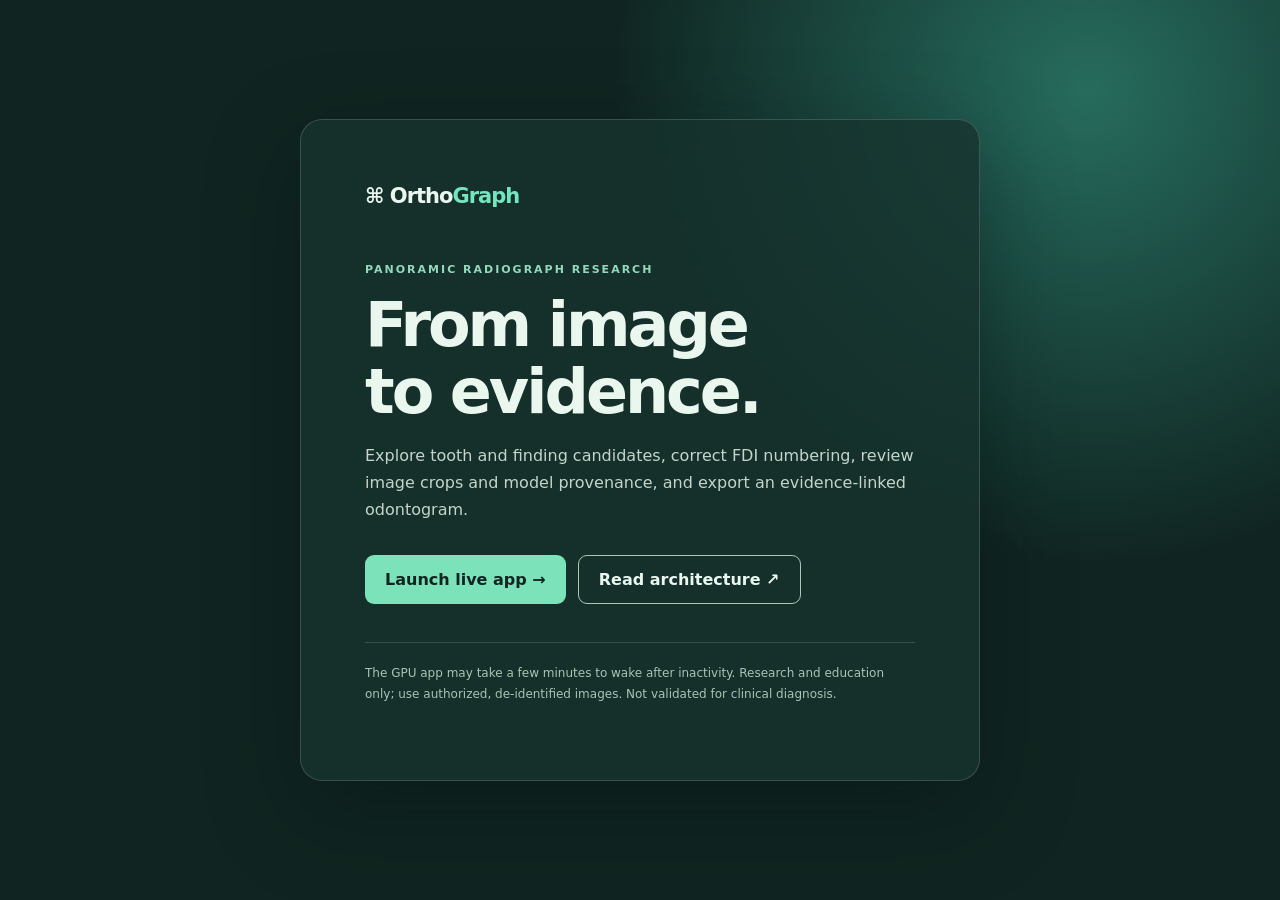
<file: docs/index.html>
<!doctype html>
<html lang="en"><head><meta charset="utf-8"><meta name="viewport" content="width=device-width,initial-scale=1"><meta name="theme-color" content="#102521"><title>OrthoGraph · Panoramic research workbench</title><style>
:root{font-family:Inter,ui-sans-serif,system-ui,sans-serif;color:#eaf7ef;background:#102521}*{box-sizing:border-box}body{margin:0;min-height:100vh;display:grid;place-items:center;padding:24px;background:radial-gradient(circle at 85% 10%,#266c5d 0,transparent 35%),#102521}main{max-width:680px;width:100%;padding:clamp(28px,6vw,64px);border:1px solid #ffffff28;background:#17332dcc;border-radius:22px;box-shadow:0 30px 90px #06100e66}.brand{font-size:21px;font-weight:750;letter-spacing:-1px}.brand span{color:#74e5be}.eyebrow{margin:55px 0 16px;color:#93d9bb;font-size:11px;font-weight:800;letter-spacing:2px;text-transform:uppercase}h1{font-size:clamp(38px,7vw,62px);line-height:1.08;letter-spacing:-3px;margin:0}p{color:#c3d5ca;line-height:1.7;max-width:570px}.actions{display:flex;flex-wrap:wrap;gap:12px;margin:32px 0}.button{display:inline-flex;align-items:center;justify-content:center;padding:14px 20px;border-radius:9px;text-decoration:none;font-weight:700}.primary{background:#7be2b9;color:#102521}.secondary{border:1px solid #a5c9b5;color:#eaf7ef}.note{font-size:12px;color:#a8c4b3;border-top:1px solid #ffffff26;padding-top:20px;margin-top:38px}
</style></head><body><main><div class="brand">⌘ Ortho<span>Graph</span></div><div class="eyebrow">Panoramic radiograph research</div><h1>From image<br>to evidence.</h1><p>Explore tooth and finding candidates, correct FDI numbering, review image crops and model provenance, and export an evidence-linked odontogram.</p><div class="actions"><a class="button primary" href="https://7860-01m39j5g89qvbks42gqbbaybkj.cloudspaces.litng.ai/login">Launch live app →</a><a class="button secondary" href="https://github.com/Mohamed-Yossri/OrthoGraph">Read architecture ↗</a></div><p class="note">The GPU app may take a few minutes to wake after inactivity. Research and education only; use authorized, de-identified images. Not validated for clinical diagnosis.</p></main></body></html>
</file>
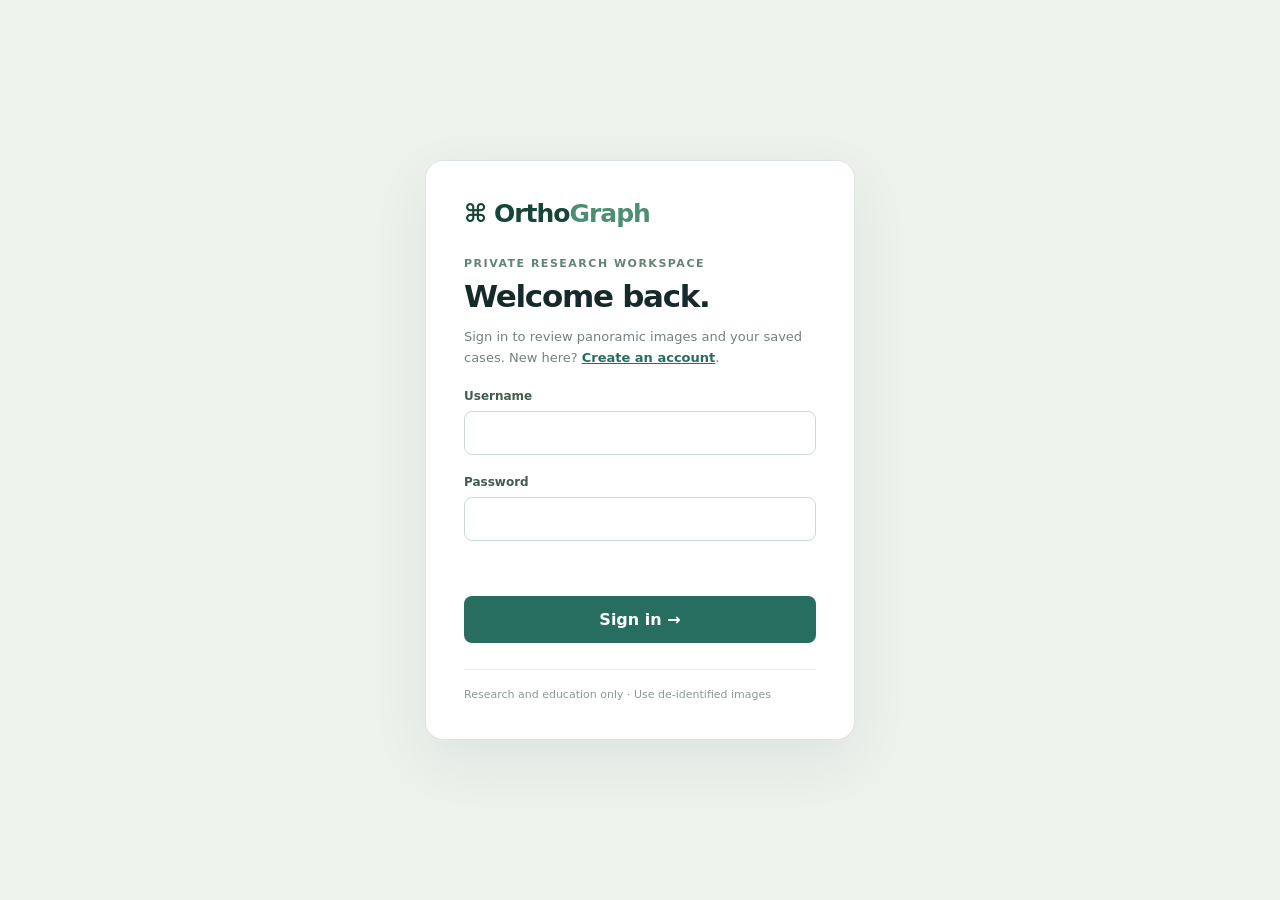
<file: static/login.html>
<!doctype html><html lang="en"><head><meta charset="utf-8"><meta name="viewport" content="width=device-width,initial-scale=1"><meta name="theme-color" content="#122225"><title>Sign in · OrthoGraph</title><style>
:root{font-family:Inter,system-ui,sans-serif;color:#172a2b;background:#edf2ed}*{box-sizing:border-box}body{margin:0;min-height:100vh;display:grid;place-items:center;padding:24px}.card{width:min(100%,430px);padding:38px;background:white;border:1px solid #dce5de;border-radius:18px;box-shadow:0 20px 60px #15312712}.brand{font-size:25px;font-weight:750;letter-spacing:-1px;color:#164638}.brand span{color:#4c8f70}.eyebrow{margin:29px 0 8px;color:#618575;font-size:11px;font-weight:700;letter-spacing:1.5px;text-transform:uppercase}h1{margin:0;font-size:31px;letter-spacing:-1.3px}p{line-height:1.6;color:#72827a;font-size:13px}label{display:block;margin:20px 0 0;font-size:12px;font-weight:700;color:#425c4f}input{display:block;width:100%;margin-top:8px;padding:13px 14px;border:1px solid #ccd9d0;border-radius:8px;font:inherit;font-size:14px}input:focus{outline:3px solid #aee0c7;border-color:#367e5c}button{width:100%;margin-top:25px;padding:14px;border:0;border-radius:8px;background:#276d60;color:white;font:inherit;font-weight:700;cursor:pointer}button:disabled{opacity:.55}.hidden{display:none}.setup{margin-top:23px;padding:16px;background:#f4f8f3;border-radius:9px}.setup summary{cursor:pointer;font-size:13px;font-weight:650}.setup p{margin-bottom:0}#error{min-height:18px;color:#a53f39;margin:12px 0 0}.text-link{color:#276d60;font-weight:700}.text-link:hover{text-decoration:underline}.foot{margin-top:26px;border-top:1px solid #edf0ed;padding-top:18px;font-size:11px;color:#8a9b91}
</style></head><body><main class="card"><div class="brand">⌘ Ortho<span>Graph</span></div><div class="eyebrow">Private research workspace</div><h1>Welcome back.</h1><p>Sign in to review panoramic images and your saved cases. New here? <a class="text-link" href="/register">Create an account</a>.</p><form id="form"><label>Username<input name="username" autocomplete="username" required></label><label>Password<input name="password" type="password" autocomplete="current-password" required></label><div class="setup hidden" id="setup"><strong>Choose a new password</strong><p>This account uses a temporary password. Set your own to finish signing in.</p><label>New password<input name="new_password" type="password" autocomplete="new-password" minlength="12" maxlength="128"></label><label>Confirm new password<input name="confirm_password" type="password" autocomplete="new-password" minlength="12" maxlength="128"></label></div><p id="error" role="alert"></p><button id="submit">Sign in →</button></form><div class="foot">Research and education only · Use de-identified images</div></main><script>
const form=document.getElementById('form'),error=document.getElementById('error'),button=document.getElementById('submit'),setup=document.getElementById('setup');
form.addEventListener('submit',async e=>{e.preventDefault();error.textContent='';const fields=new FormData(form);if(!setup.classList.contains('hidden')&&fields.get('new_password')!==fields.get('confirm_password')){error.textContent='New passwords do not match.';return;}button.disabled=true;try{const body={username:fields.get('username'),password:fields.get('password')};if(fields.get('new_password'))body.new_password=fields.get('new_password');const response=await fetch('/api/login',{method:'POST',headers:{'Content-Type':'application/json'},body:JSON.stringify(body)});const result=await response.json();if(response.status===428&&result.code==='set_password_required'){setup.classList.remove('hidden');setup.querySelectorAll('input').forEach(input=>input.required=true);error.textContent=result.detail;setup.querySelector('input').focus();return;}if(!response.ok)throw Error(result.detail||'Sign-in failed.');location.replace('/');}catch(err){error.textContent=err.message;}finally{button.disabled=false;}});
</script></body></html>
</file>
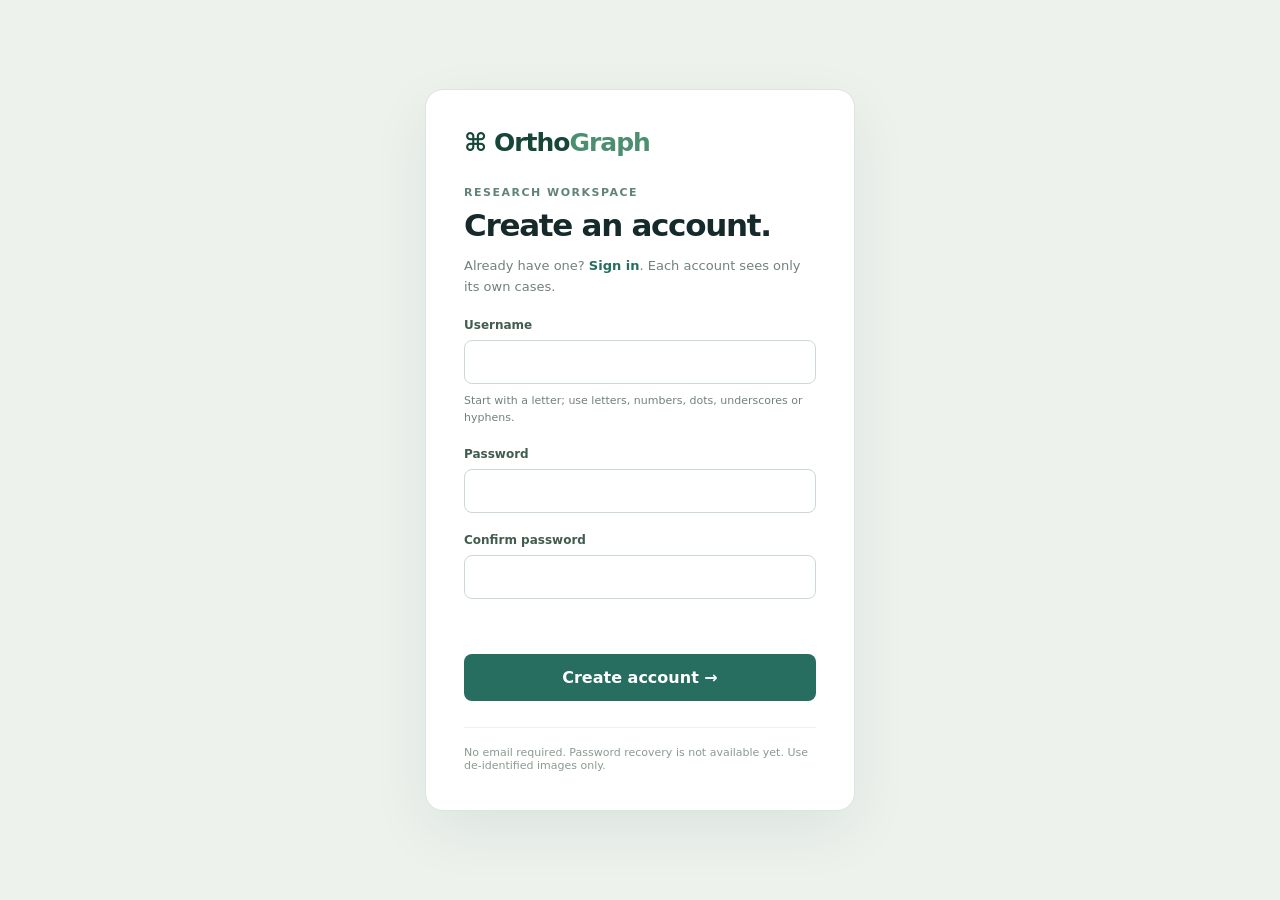
<file: static/register.html>
<!doctype html><html lang="en"><head><meta charset="utf-8"><meta name="viewport" content="width=device-width,initial-scale=1"><meta name="theme-color" content="#122225"><title>Create account · OrthoGraph</title><style>
:root{font-family:Inter,system-ui,sans-serif;color:#172a2b;background:#edf2ed}*{box-sizing:border-box}body{margin:0;min-height:100vh;display:grid;place-items:center;padding:24px}.card{width:min(100%,430px);padding:38px;background:white;border:1px solid #dce5de;border-radius:18px;box-shadow:0 20px 60px #15312712}.brand{font-size:25px;font-weight:750;letter-spacing:-1px;color:#164638}.brand span{color:#4c8f70}.eyebrow{margin:29px 0 8px;color:#618575;font-size:11px;font-weight:700;letter-spacing:1.5px;text-transform:uppercase}h1{margin:0;font-size:31px;letter-spacing:-1.3px}p{line-height:1.6;color:#72827a;font-size:13px}a{color:#276d60;font-weight:700;text-decoration:none}a:hover{text-decoration:underline}label{display:block;margin:20px 0 0;font-size:12px;font-weight:700;color:#425c4f}input{display:block;width:100%;margin-top:8px;padding:13px 14px;border:1px solid #ccd9d0;border-radius:8px;font:inherit;font-size:14px}input:focus{outline:3px solid #aee0c7;border-color:#367e5c}button{width:100%;margin-top:25px;padding:14px;border:0;border-radius:8px;background:#276d60;color:white;font:inherit;font-weight:700;cursor:pointer}button:disabled{opacity:.55}.hint{margin:8px 0 0;font-size:11px}#error{min-height:18px;color:#a53f39;margin:12px 0 0}.foot{margin-top:26px;border-top:1px solid #edf0ed;padding-top:18px;font-size:11px;color:#8a9b91}
</style></head><body><main class="card"><div class="brand">⌘ Ortho<span>Graph</span></div><div class="eyebrow">Research workspace</div><h1>Create an account.</h1><p>Already have one? <a href="/login">Sign in</a>. Each account sees only its own cases.</p><form id="form"><label>Username<input name="username" autocomplete="username" minlength="3" maxlength="32" pattern="[A-Za-z][A-Za-z0-9_.-]{2,31}" required></label><p class="hint">Start with a letter; use letters, numbers, dots, underscores or hyphens.</p><label>Password<input name="password" type="password" autocomplete="new-password" minlength="12" maxlength="128" required></label><label>Confirm password<input name="confirm" type="password" autocomplete="new-password" minlength="12" maxlength="128" required></label><p id="error" role="alert"></p><button id="submit">Create account →</button></form><div class="foot">No email required. Password recovery is not available yet. Use de-identified images only.</div></main><script>
const form=document.getElementById('form'),error=document.getElementById('error'),button=document.getElementById('submit');form.addEventListener('submit',async e=>{e.preventDefault();error.textContent='';const fields=new FormData(form);if(fields.get('password')!==fields.get('confirm')){error.textContent='Passwords do not match.';return;}button.disabled=true;try{const response=await fetch('/api/register',{method:'POST',headers:{'Content-Type':'application/json'},body:JSON.stringify({username:fields.get('username'),password:fields.get('password')})});const result=await response.json();if(!response.ok)throw Error(result.detail||'Could not create account.');location.replace('/');}catch(err){error.textContent=err.message;button.disabled=false;}});
</script></body></html>
</file>
